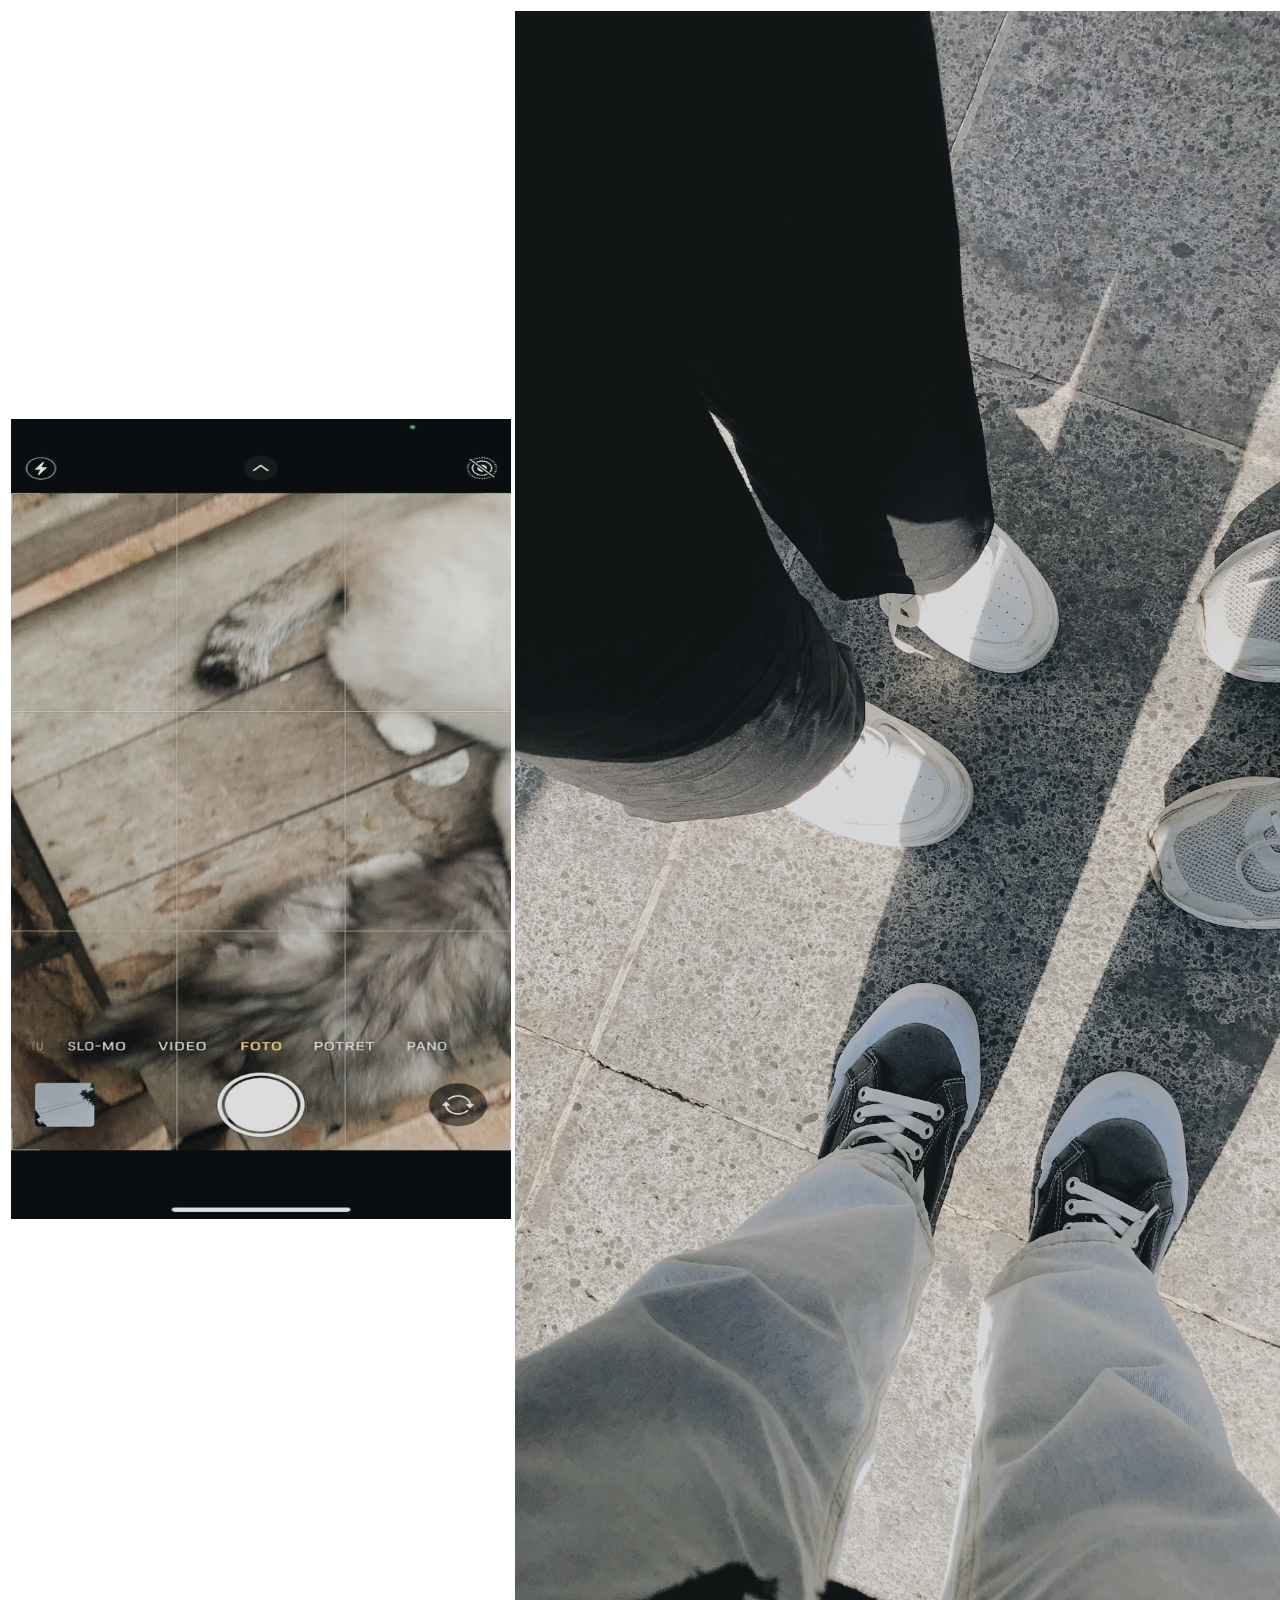
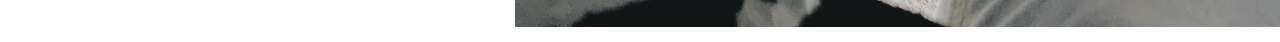
<file: 22550010.GALERI.html>
<!DOCTYPE html>
<html lang="en">
<head>
    <meta charset="UTF-8">
    <meta name="viewport" content="width=device-width, initial-scale=1.0">
    <title>GALERY</title>
</head>
<body>
    <table align="center">
        <tr>
            <td>
                <img src="1970-01-20-092438469.jpg" width="500" height="800">
            </td>
            <td>
                <img src="1970-01-20-095045578.jpg">
            </td>
        </tr>
    </table>
</body>
</html>
</file>
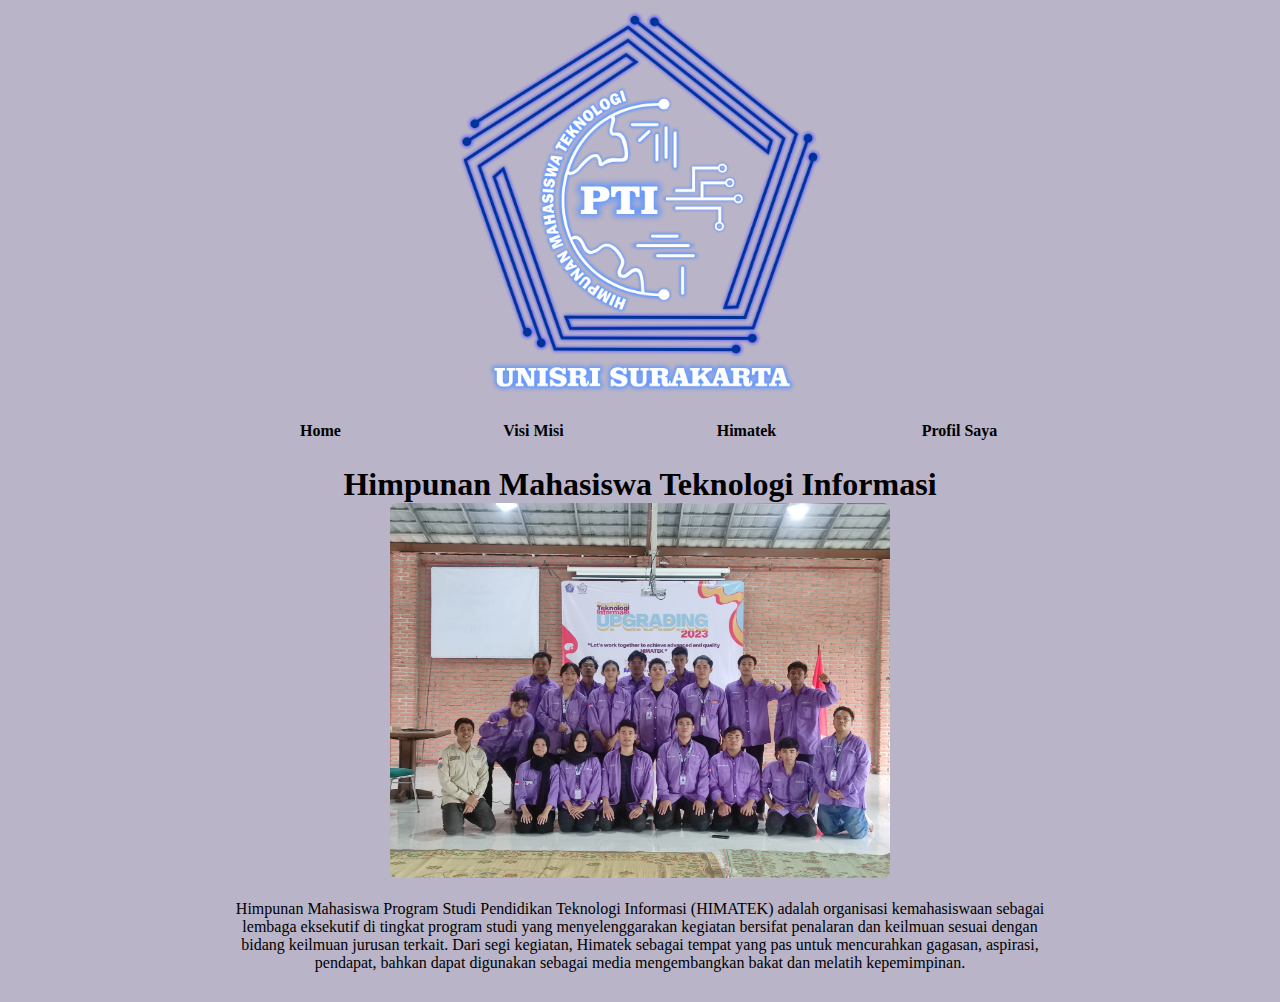
<file: 22550010.Himatek.html>
<!DOCTYPE html>
<html lang="en">
  <head>
    <meta charset="UTF-8" />
    <meta name="viewport" content="width=device-width, initial-scale=1.0" />
    <title>HIMATEK</title>
    <link rel="stylesheet" href="style.css" />
  </head>
  <body bgcolor="B9B4C7">
    <table class="table-container">
      <!-- TITLE BAR -->
      <tr class="baris-header">
        <td colspan="6">
            <img src="logopti-neon.png"  width="400">
        </td>
      </tr>
      <tr class="baris-navbar">
        <td></td>
        <td><a href="index.html" class="active">Home</a></td>
        <td><a href="22550010.Visi misi.html" class="active">Visi Misi</a></td>
        <td><a href="22550010.Himatek.html" class="active">Himatek</a></td>
        <td><a href="22550010.Profil Saya.html"class="active">Profil Saya</a></td>
        <td></td>
      </tr>
      <tr class="baris-konten">
        <td></td>
        <td colspan="4" class="konten">
          <h1 align="center">Himpunan Mahasiswa Teknologi Informasi</h1>
          <img src="himatek.jpeg" alt="" width="500"   /><br /><br />
          <p>
            Himpunan Mahasiswa Program Studi Pendidikan Teknologi Informasi (HIMATEK) adalah organisasi kemahasiswaan sebagai lembaga eksekutif di tingkat program studi yang menyelenggarakan kegiatan bersifat penalaran dan keilmuan sesuai
            dengan bidang keilmuan jurusan terkait. Dari segi kegiatan, Himatek sebagai tempat yang pas untuk mencurahkan gagasan, aspirasi, pendapat, bahkan dapat digunakan sebagai media mengembangkan bakat dan melatih kepemimpinan.</p>
          <br />
          
        </td>
        <td></td>
      </tr>
    </table>
  </body>
</html>
</file>
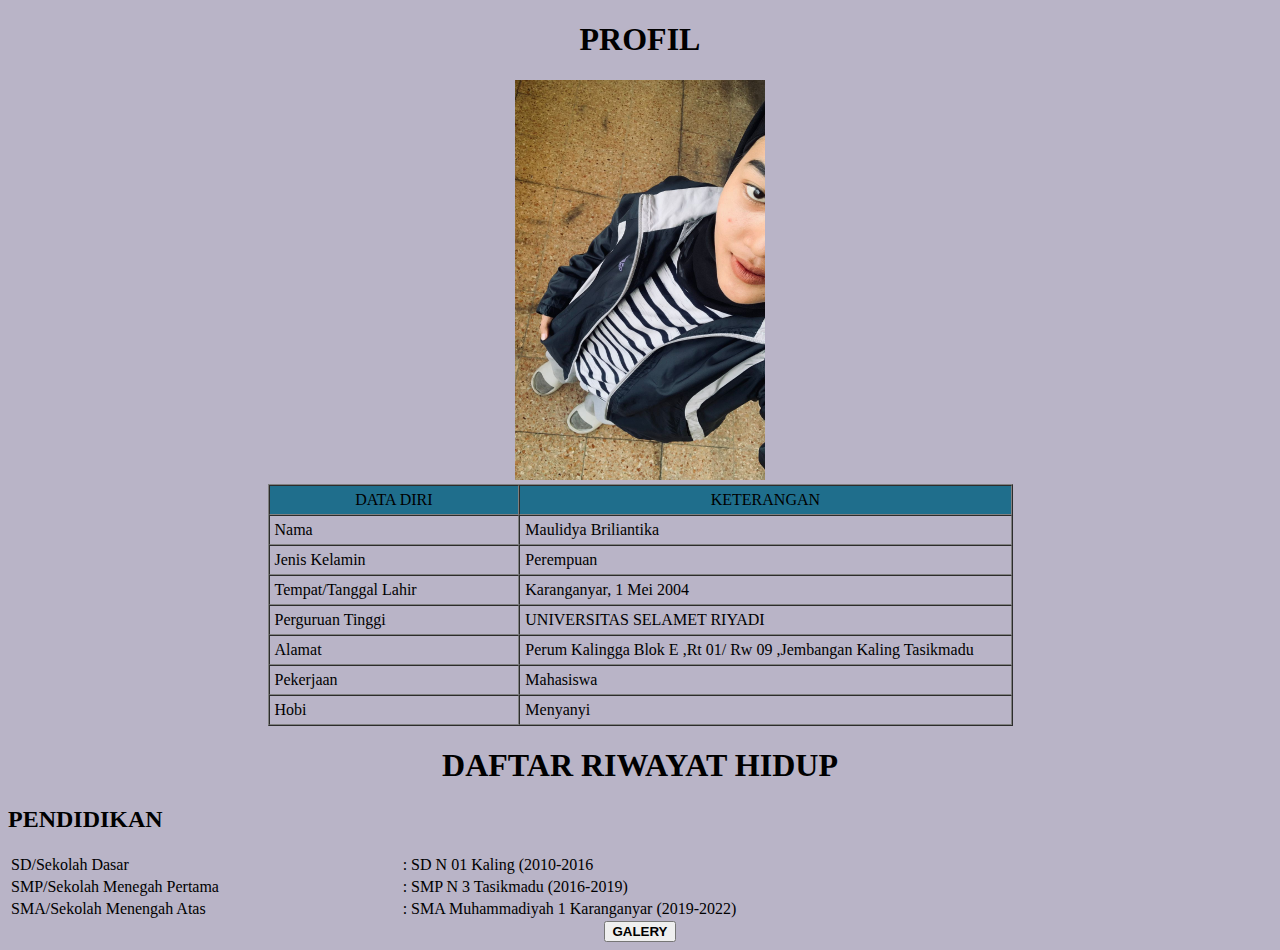
<file: 22550010.Profil Saya.html>
<!DOCTYPE html>
<html lang="en">
<head>
    <meta charset="UTF-8">
    <meta name="viewport" content="width=device-width, initial-scale=1.0">
    <title>profil saya</title>
</head>
<body bgcolor="B9B4C7">
    <div class="container" align="center">
        <h1>PROFIL</h1>
    <img src="Foto Ootd.jpg" height="400" width="250">
    </div>

<table width="745" border="1" cellspacing="0" cellpadding="5" align="center">
<tr align="center" bgcolor="1F6E8C">
<td width="174">DATA DIRI</td>
<td width="353">KETERANGAN</td>
</tr>
<tr>
<td>Nama</td>
<td>Maulidya Briliantika</td>
</tr>
<tr>
<td>Jenis Kelamin</td>
<td>Perempuan</td>
</tr>
<tr>
<td>Tempat/Tanggal Lahir</td>
<td>Karanganyar, 1 Mei 2004</td>
</tr>
<tr>
<td>Perguruan Tinggi</td>
<td>UNIVERSITAS SELAMET RIYADI</td>
</tr>
<tr>
<td>Alamat</td>
<td>Perum Kalingga Blok E ,Rt 01/ Rw 09 ,Jembangan Kaling Tasikmadu</td>
</tr>
<tr>
<td>Pekerjaan</td>
<td>Mahasiswa</td>
</tr>
<tr>
<td>Hobi</td>
<td>Menyanyi</td>
</tr>
</div>
</section>
</table>
<section>
    <h1 align="center">DAFTAR RIWAYAT HIDUP</h1>
    <H2 id="2">PENDIDIKAN</H2>
    <table>
        <TR>
            <TD width="1%">SD/Sekolah Dasar</TD>
            <TD width="10%">: SD N 01 Kaling (2010-2016</TD>
        </TR>
            <td width="4%">SMP/Sekolah Menegah Pertama</td>
            <td width="10%">: SMP N 3 Tasikmadu (2016-2019)</td>
        <tr>
            <td width="4%">SMA/Sekolah Menengah Atas</td>
            <td width="10%">: SMA Muhammadiyah 1 Karanganyar (2019-2022)</td>
        </tr>
    </table>
<div align="center">
    <a href="22550010.GALERI.html"><button><b>GALERY</b></button></a>
</section>
</body>
</html>
</file>
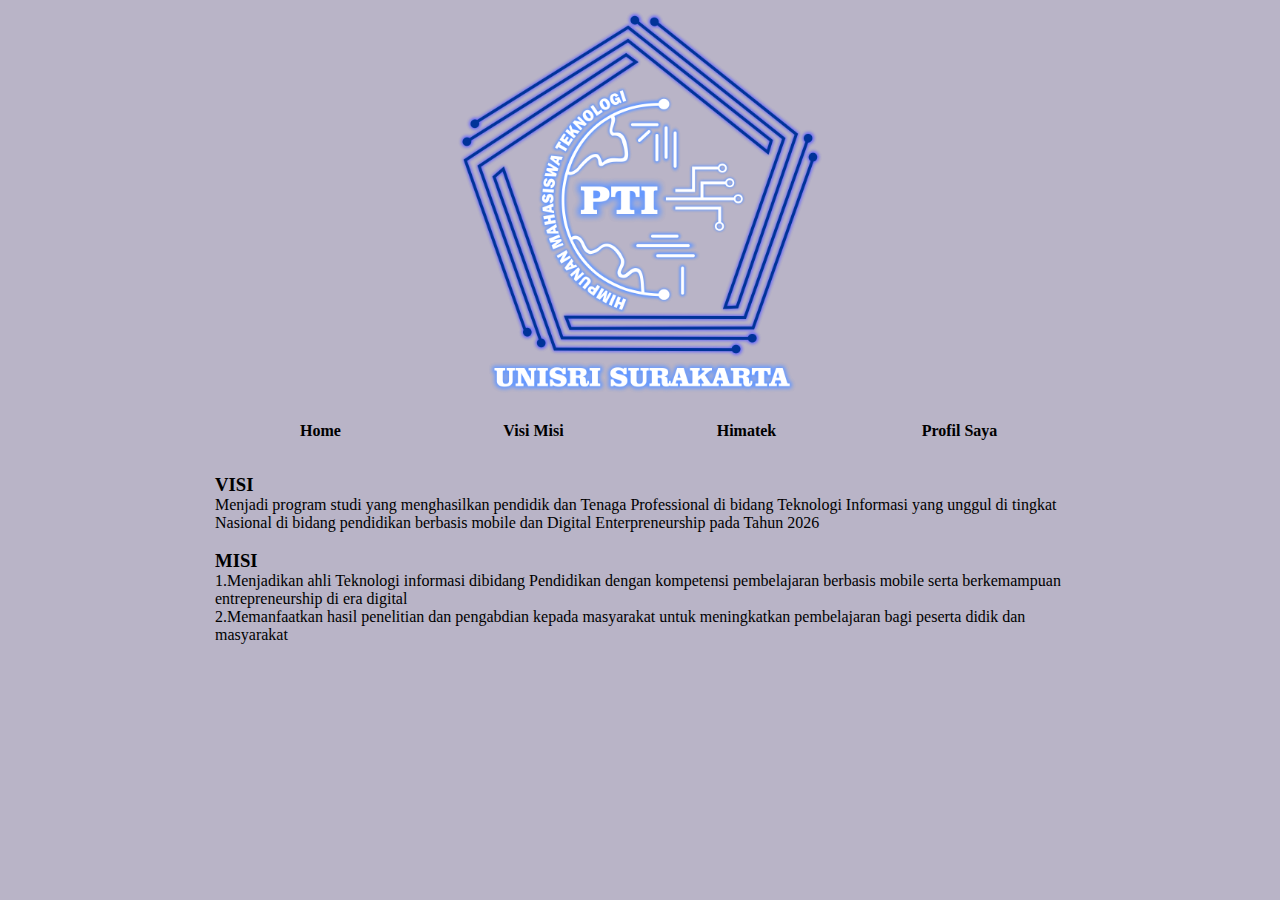
<file: 22550010.Visi misi.html>
<!DOCTYPE html>
<html lang="en">
  <head>
    <meta charset="UTF-8" />
    <meta name="viewport" content="width=device-width, initial-scale=1.0" />
    <title>VISI & MISI</title>
    <link rel="stylesheet" href="style.css" />
  </head>
  <body bgcolor="B9B4C7">
    <table class="table-container">
      <!-- TITLE BAR -->
      <tr class="baris-header">
        <td colspan="6">
          <img src="logopti-neon.png" width="400">
        </td>
      </tr>
      <tr class="baris-navbar">
        <td></td>
        <td><a href= "index.html" class="active">Home</a></td>
        <td><a href="22550010.Visi misi.html" class="active">Visi Misi</a></td>
        <td><a href="22550010.Himatek.html" class="active">Himatek</a></td>
        <td><a href="22550010.Profil Saya.html"class="active">Profil Saya</a></td>
      </tr>
      <tr class="baris-konten">
        <td></td>
        <td colspan="4" class="">
      
          <br />
          <h3>VISI</h3>
          <p>Menjadi program studi yang menghasilkan pendidik dan Tenaga Professional di bidang Teknologi Informasi yang unggul di tingkat Nasional di bidang pendidikan berbasis mobile dan Digital Enterpreneurship pada Tahun 2026</p>
          <br />
          <h3>MISI</h3>
          <p>1.Menjadikan ahli Teknologi informasi dibidang Pendidikan dengan kompetensi pembelajaran berbasis mobile serta berkemampuan entrepreneurship di era digital</p>
          <p>2.Memanfaatkan hasil penelitian dan pengabdian kepada masyarakat untuk meningkatkan pembelajaran bagi peserta didik dan masyarakat</p>
        </td>
        <td></td>
      </tr>
    </table>
  </body>
</html>
</file>
<file: style.css>
* {
    margin: 0;
    padding: 0;
    font-family: Poppins;
    
  }
  
  li {
    list-style: none;
  }
  
  a {
    text-decoration: none;                      
    color: rgb(5, 4, 4);
  }
  
  a:hover {
    color: black;
  }
  
  .table-container {
    table-layout: fixed;
    width: 100%;
  }
  
  .table-container td {
    /* border: 1px solid black; */
    width: 100px;
    height: 30px;
  }
  
  .logo {
    width: 75%;
    margin: 30px 0;
  }
  
  .baris-header td {
    text-align: center;
  }
  
  .baris-navbar td {
    text-align: center;
    padding: 8px;
  }
  
  .konten {
    padding: 10px;
    vertical-align: top;
    text-align: center;

    
  }
  
  .tentang-img {
    text-align: center;
    vertical-align: top;
    padding: 18px 10px;
  }
  
  .tentang-img img {
    width: 100%;
  }
  
  img {
    border-radius: 7px;
    max-width: 100%;
  }
  
  
  /* REUSABLE */
  
  .center {
      text-align: center;
  }
  
  .active {
      color: black;
      font-weight: bold;
  }
</file>
